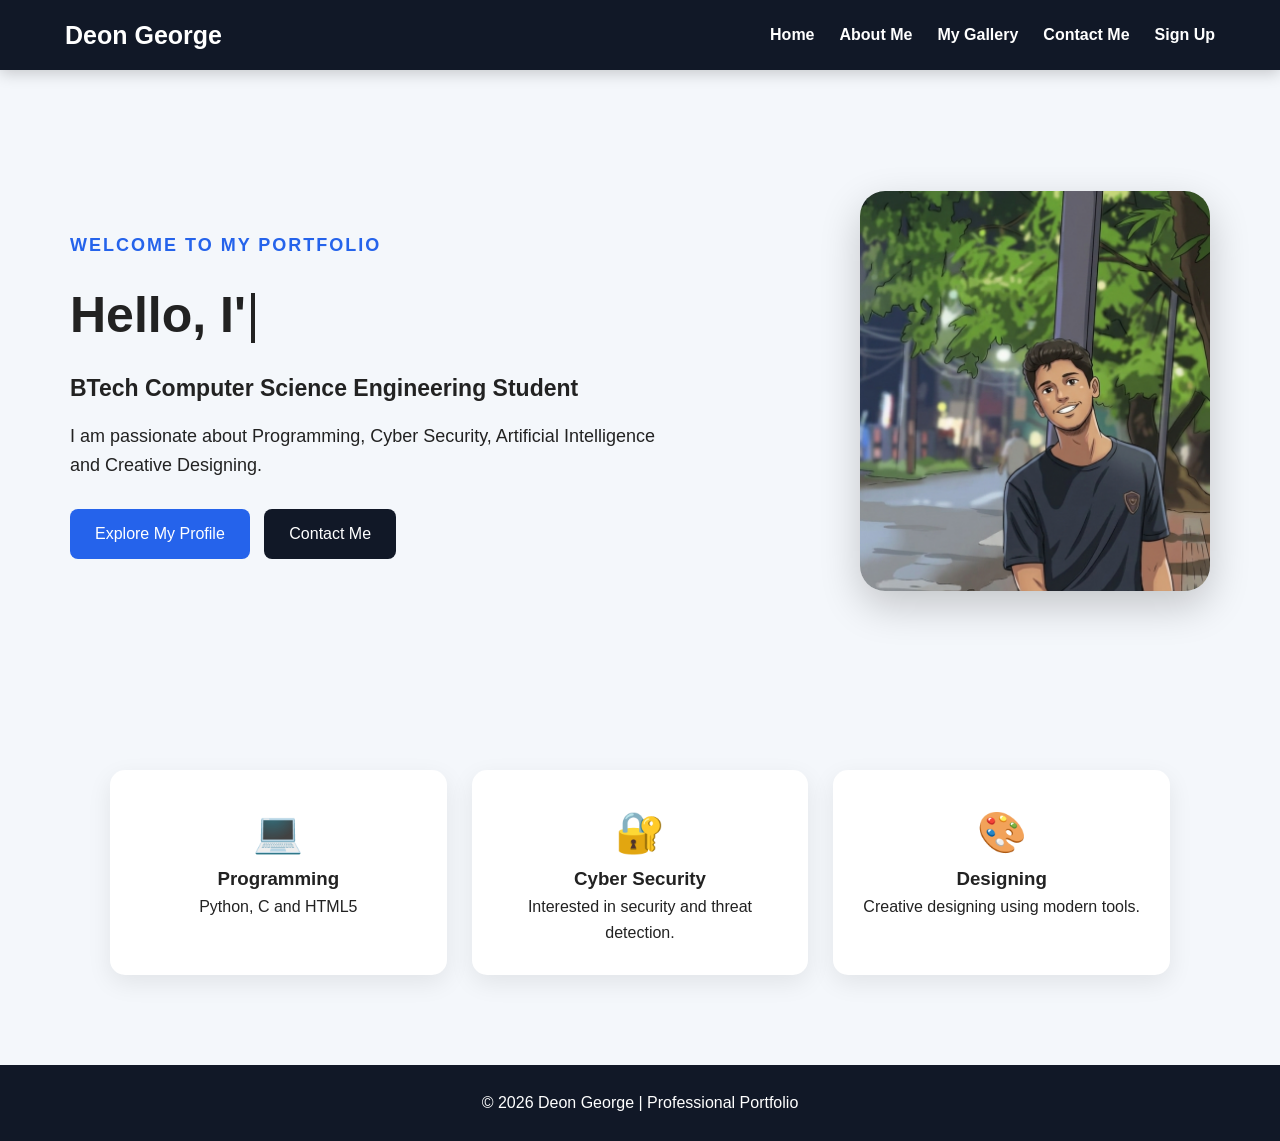
<file: index.html>
<!DOCTYPE html>
<html lang="en">
<head>
    <meta charset="UTF-8">
    <meta name="viewport" content="width=device-width, initial-scale=1.0">
    <title>Deon George | Portfolio</title>
    <link rel="stylesheet" href="style.css">
</head>

<body>

<header>
    <nav>
        <h2 class="logo">Deon George</h2>

        <ul class="nav-links">
            <li><a href="index.html">Home</a></li>
            <li><a href="about.html">About Me</a></li>
            <li><a href="gallery.html">My Gallery</a></li>
            <li><a href="contact.html">Contact Me</a></li>
            <li><a href="signup.html">Sign Up</a></li>
        </ul>
    </nav>
</header>

<section class="hero">

    <div class="hero-text">
        <p class="welcome">WELCOME TO MY PORTFOLIO</p>

        <h1 id="typewriter">Hello, I'm <span>Deon George</span></h1>

        <h3>
            BTech Computer Science Engineering Student
        </h3>

        <p>
            I am passionate about Programming, Cyber Security,
            Artificial Intelligence and Creative Designing.
        </p>

        <div class="buttons">
            <a href="about.html" class="btn">Explore My Profile</a>
            <a href="contact.html" class="btn secondary">Contact Me</a>
        </div>
    </div>

    <div class="hero-image">
        <img src="Images/deon.png" alt="Deon George Profile Photo">
    </div>

</section>

<section class="highlights">

    <div class="card">
        <h2>💻</h2>
        <h3>Programming</h3>
        <p>Python, C and HTML5</p>
    </div>

    <div class="card">
        <h2>🔐</h2>
        <h3>Cyber Security</h3>
        <p>Interested in security and threat detection.</p>
    </div>

    <div class="card">
        <h2>🎨</h2>
        <h3>Designing</h3>
        <p>Creative designing using modern tools.</p>
    </div>

</section>

<footer>
    <p>© 2026 Deon George | Professional Portfolio</p>
</footer>

<script>
    document.addEventListener("DOMContentLoaded", function() {
        const h1 = document.getElementById("typewriter");
        
        // Extract text from the original h1 to preserve SEO and fallback
        let part1 = "";
        let part2 = "";
        
        // Find text node and span
        Array.from(h1.childNodes).forEach(node => {
            if (node.nodeType === Node.TEXT_NODE) {
                part1 += node.textContent;
            } else if (node.tagName === "SPAN") {
                part2 += node.textContent;
            }
        });
        
        // Clear the h1
        h1.innerHTML = "";
        
        let i = 0;
        let isPart2 = false;
        
        // Create elements
        const textNode1 = document.createTextNode("");
        const spanNode = document.createElement("span");
        const cursorNode = document.createElement("span");
        
        cursorNode.classList.add("typewriter-cursor");
        cursorNode.classList.add("typing");
        
        h1.appendChild(textNode1);
        h1.appendChild(spanNode);
        h1.appendChild(cursorNode);
        
        function typeWriter() {
            if (!isPart2) {
                if (i < part1.length) {
                    textNode1.nodeValue += part1.charAt(i);
                    i++;
                    setTimeout(typeWriter, 100);
                } else {
                    isPart2 = true;
                    i = 0;
                    setTimeout(typeWriter, 100);
                }
            } else {
                if (i < part2.length) {
                    spanNode.textContent += part2.charAt(i);
                    i++;
                    setTimeout(typeWriter, 100);
                } else {
                    // Finished typing, remove typing class to start blinking
                    cursorNode.classList.remove("typing");
                }
            }
        }
        
        setTimeout(typeWriter, 500); // Start delay
    });
</script>

</body>
</html>
</file>
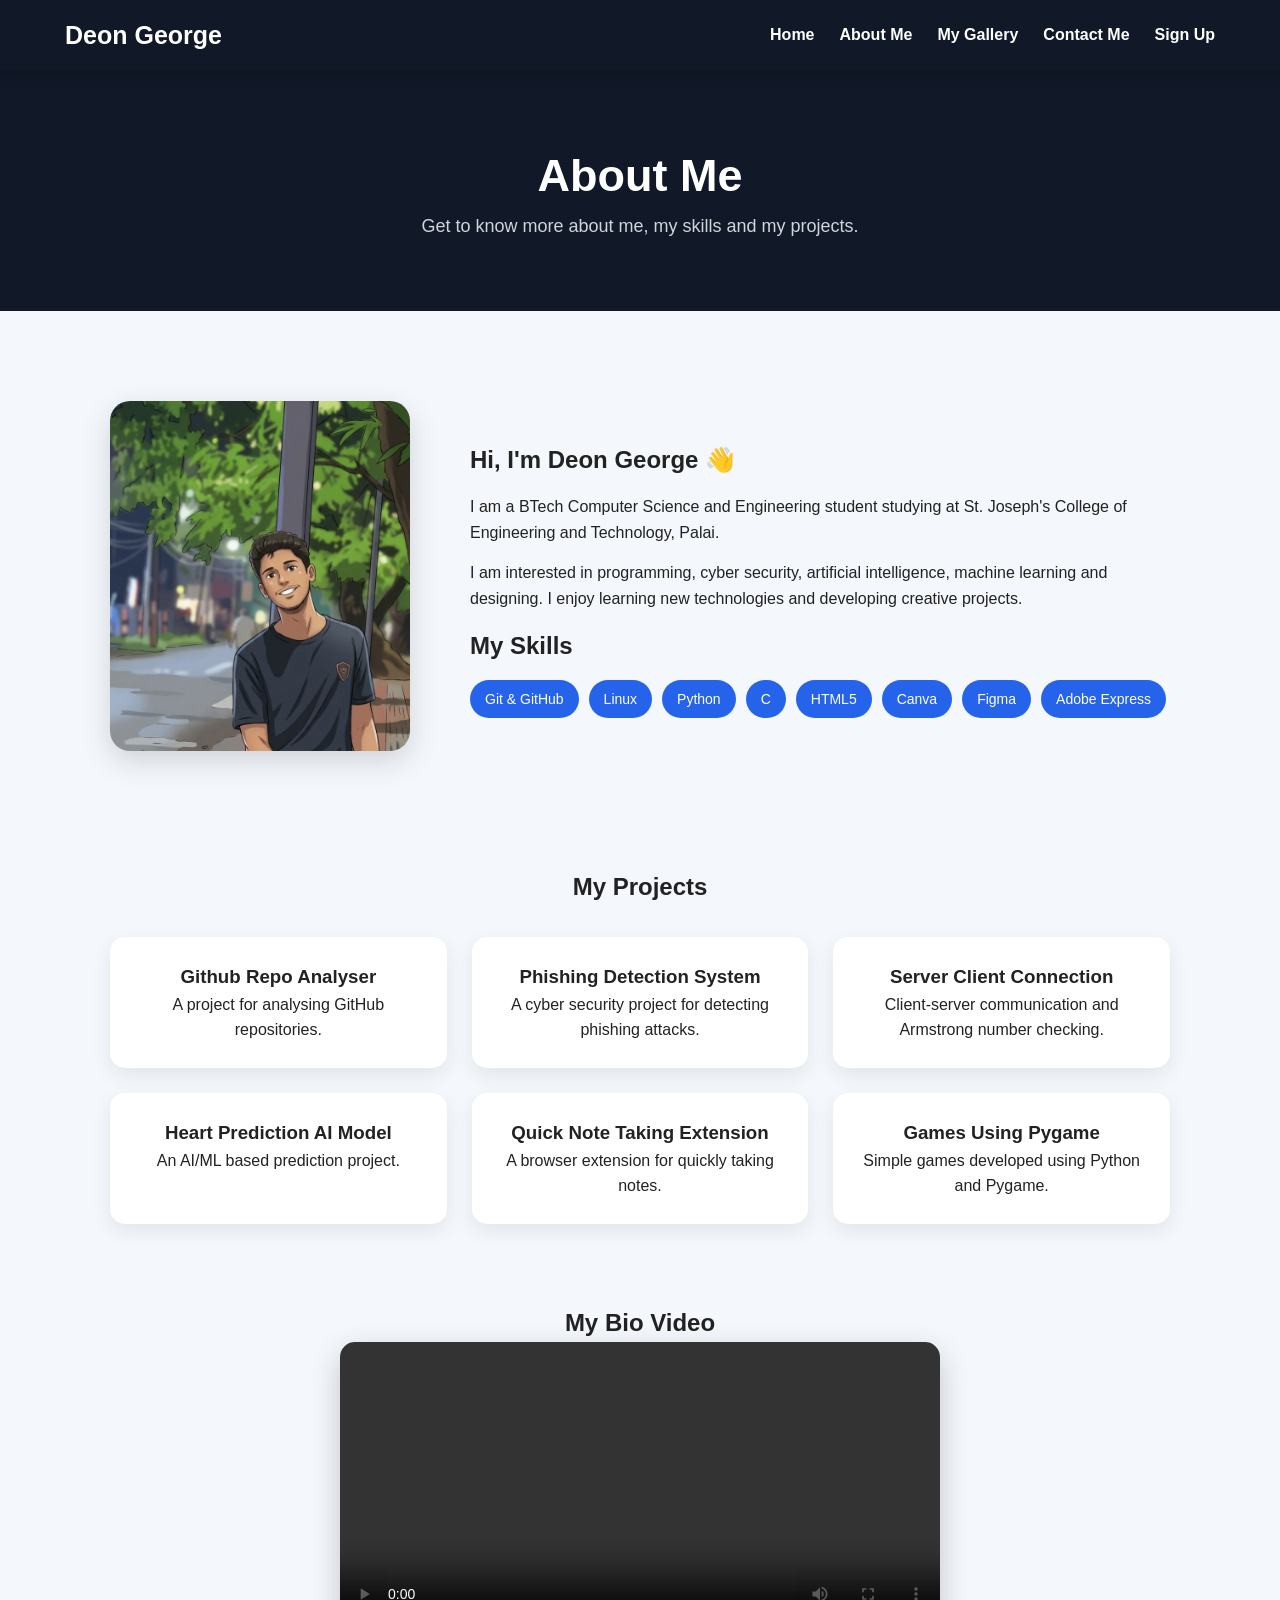
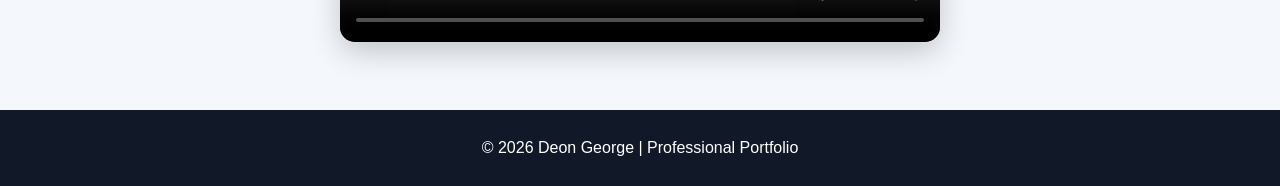
<file: about.html>
<!DOCTYPE html>
<html lang="en">
<head>
    <meta charset="UTF-8">
    <meta name="viewport" content="width=device-width, initial-scale=1.0">
    <title>About Me | Deon George</title>
    <link rel="stylesheet" href="style.css">
</head>

<body>

<header>
    <nav>
        <h2 class="logo">Deon George</h2>

        <ul class="nav-links">
            <li><a href="index.html">Home</a></li>
            <li><a href="about.html">About Me</a></li>
            <li><a href="gallery.html">My Gallery</a></li>
            <li><a href="contact.html">Contact Me</a></li>
            <li><a href="signup.html">Sign Up</a></li>
        </ul>
    </nav>
</header>

<section class="page-title">
    <h1>About Me</h1>
    <p>Get to know more about me, my skills and my projects.</p>
</section>

<section class="about">

    <div class="about-image">
        <img src="Images/deon.png" alt="Deon George">
    </div>

    <div class="about-text">

        <h2>Hi, I'm Deon George 👋</h2>

        <p>
            I am a BTech Computer Science and Engineering student
            studying at St. Joseph's College of Engineering and
            Technology, Palai.
        </p>

        <p>
            I am interested in programming, cyber security,
            artificial intelligence, machine learning and designing.
            I enjoy learning new technologies and developing
            creative projects.
        </p>

        <h2>My Skills</h2>

        <div class="skills">
            <span>Git & GitHub</span>
            <span>Linux</span>
            <span>Python</span>
            <span>C</span>
            <span>HTML5</span>
            <span>Canva</span>
            <span>Figma</span>
            <span>Adobe Express</span>
        </div>

    </div>

</section>

<section class="projects">

    <h2>My Projects</h2>

    <div class="project-grid">

        <div class="project-card">
            <h3>Github Repo Analyser</h3>
            <p>A project for analysing GitHub repositories.</p>
        </div>

        <div class="project-card">
            <h3>Phishing Detection System</h3>
            <p>A cyber security project for detecting phishing attacks.</p>
        </div>

        <div class="project-card">
            <h3>Server Client Connection</h3>
            <p>Client-server communication and Armstrong number checking.</p>
        </div>

        <div class="project-card">
            <h3>Heart Prediction AI Model</h3>
            <p>An AI/ML based prediction project.</p>
        </div>

        <div class="project-card">
            <h3>Quick Note Taking Extension</h3>
            <p>A browser extension for quickly taking notes.</p>
        </div>

        <div class="project-card">
            <h3>Games Using Pygame</h3>
            <p>Simple games developed using Python and Pygame.</p>
        </div>

    </div>

</section>

<section class="video-section">

    <h2>My Bio Video</h2>

    <video width="600" controls>
        <source src="Videos/demo.mp4" type="video/mp4">
        Your browser does not support the video tag.
    </video>

</section>

<footer>
    <p>© 2026 Deon George | Professional Portfolio</p>
</footer>

</body>
</html>
</file>
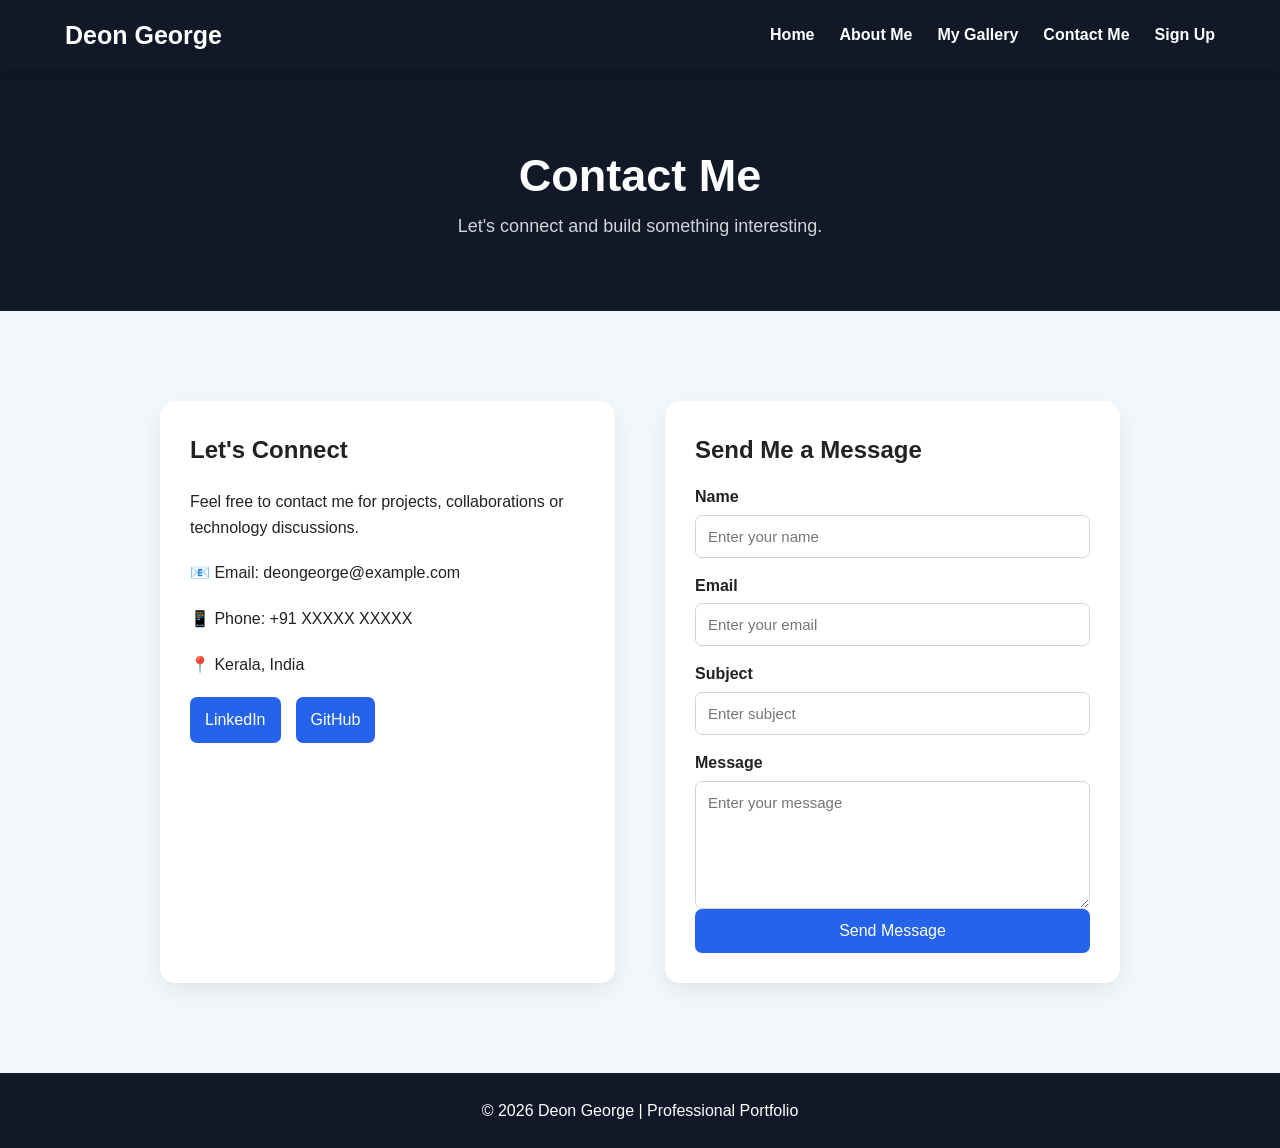
<file: contact.html>
<!DOCTYPE html>
<html lang="en">
<head>
    <meta charset="UTF-8">
    <meta name="viewport" content="width=device-width, initial-scale=1.0">
    <title>Contact Me | Deon George</title>
    <link rel="stylesheet" href="style.css">
</head>

<body>

<header>
    <nav>
        <h2 class="logo">Deon George</h2>

        <ul class="nav-links">
            <li><a href="index.html">Home</a></li>
            <li><a href="about.html">About Me</a></li>
            <li><a href="gallery.html">My Gallery</a></li>
            <li><a href="contact.html">Contact Me</a></li>
            <li><a href="signup.html">Sign Up</a></li>
        </ul>
    </nav>
</header>

<section class="page-title">
    <h1>Contact Me</h1>
    <p>Let's connect and build something interesting.</p>
</section>

<section class="contact-container">

    <div class="contact-info">

        <h2>Let's Connect</h2>

        <p>
            Feel free to contact me for projects, collaborations
            or technology discussions.
        </p>

        <p>📧 Email: deongeorge@example.com</p>

        <p>📱 Phone: +91 XXXXX XXXXX</p>

        <p>📍 Kerala, India</p>

        <div class="social-links">

            <a href="https://www.linkedin.com/in/deon-george-vadakkel/"
               target="_blank">
                LinkedIn
            </a>

            <a href="https://github.com/deon-george"
               target="_blank">
                GitHub
            </a>

        </div>

    </div>

    <div class="contact-form">

        <h2>Send Me a Message</h2>

        <form>

            <label>Name</label>
            <input type="text" name="name" placeholder="Enter your name">

            <label>Email</label>
            <input type="email" name="email" placeholder="Enter your email">

            <label>Subject</label>
            <input type="text" name="subject" placeholder="Enter subject">

            <label>Message</label>
            <textarea name="message" rows="6"
                placeholder="Enter your message"></textarea>

            <button type="submit">Send Message</button>

        </form>

    </div>

</section>

<footer>
    <p>© 2026 Deon George | Professional Portfolio</p>
</footer>

</body>
</html>
</file>
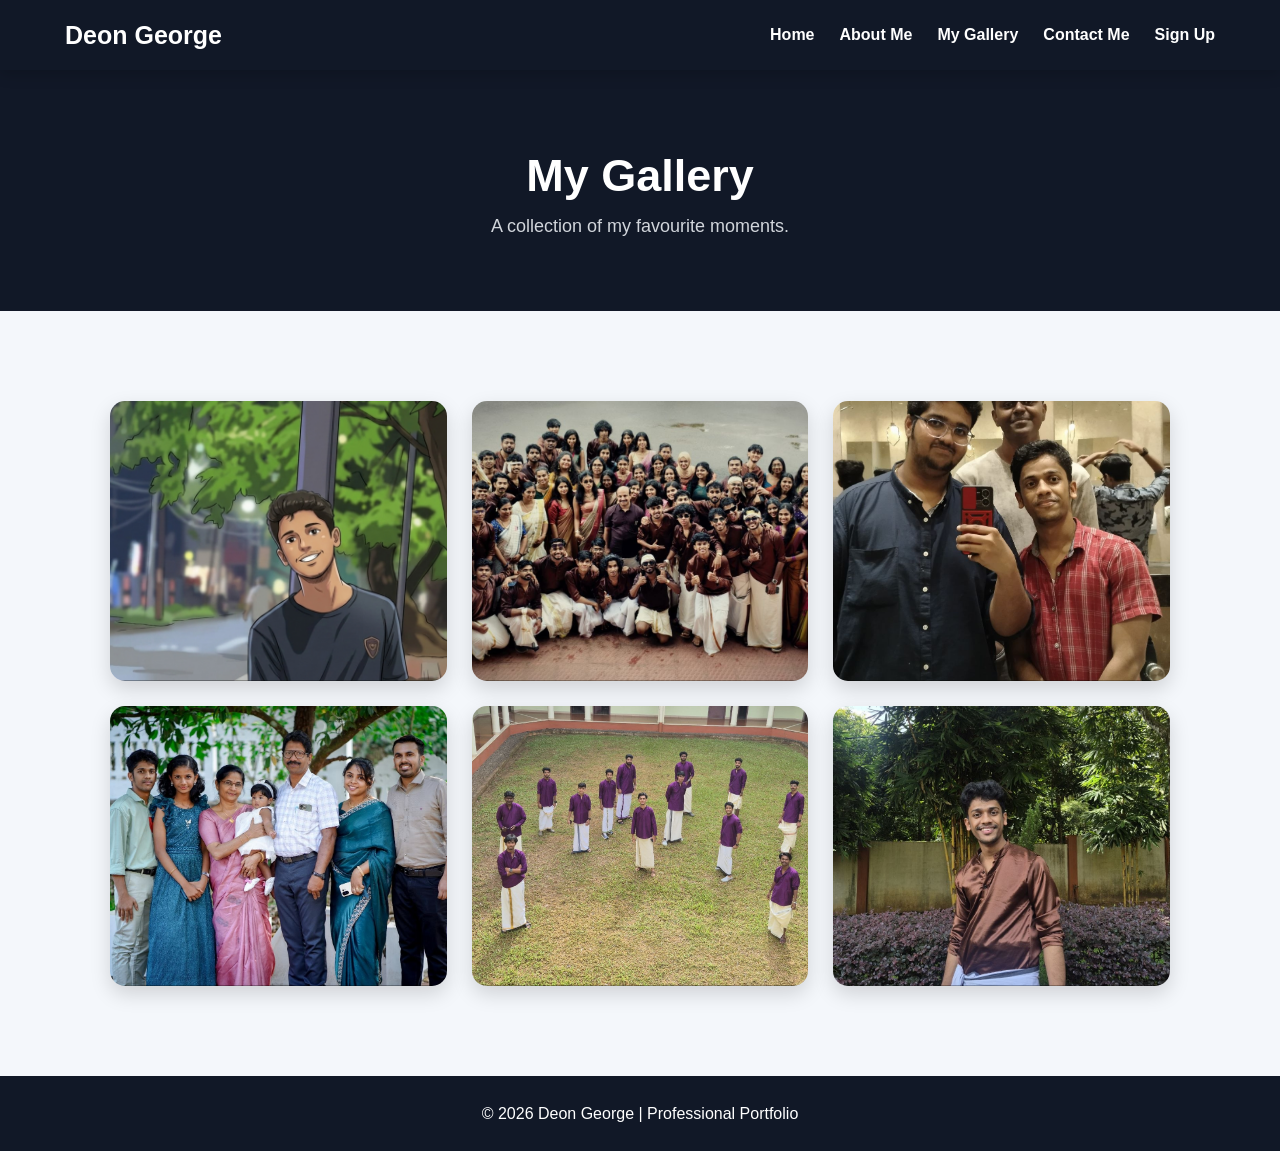
<file: gallery.html>
<!DOCTYPE html>
<html lang="en">
<head>
    <meta charset="UTF-8">
    <meta name="viewport" content="width=device-width, initial-scale=1.0">
    <title>My Gallery | Deon George</title>
    <link rel="stylesheet" href="style.css">
</head>

<body>

<header>
    <nav>
        <h2 class="logo">Deon George</h2>

        <ul class="nav-links">
            <li><a href="index.html">Home</a></li>
            <li><a href="about.html">About Me</a></li>
            <li><a href="gallery.html">My Gallery</a></li>
            <li><a href="contact.html">Contact Me</a></li>
            <li><a href="signup.html">Sign Up</a></li>
        </ul>
    </nav>
</header>

<section class="page-title">
    <h1>My Gallery</h1>
    <p>A collection of my favourite moments.</p>
</section>

<section class="gallery">

    <div class="gallery-item">
        <img src="Images/deon.png" alt="My Photo">
        <div class="overlay">My Profile</div>
    </div>

    <div class="gallery-item">
        <img src="Images/1.jpg" alt="Last Onam">
        <div class="overlay">Last Onam in Sjcet</div>
    </div>

    <div class="gallery-item">
        <img src="Images/2.jpg" alt="Hackthon">
        <div class="overlay">Hackthon</div>
    </div>

    <div class="gallery-item">
        <img src="Images/3.jpg" alt="Family">
        <div class="overlay">Family</div>
    </div>

    <div class="gallery-item">
        <img src="Images/4.jpg" alt="Hostel Onam Vibes">
        <div class="overlay">Hostel Onam Vibes</div>
    </div>

    <div class="gallery-item">
        <img src="Images/5.jpg" alt="Aesthetic">
        <div class="overlay">Aesthetic</div>
    </div>

</section>

<footer>
    <p>© 2026 Deon George | Professional Portfolio</p>
</footer>

</body>
</html>
</file>
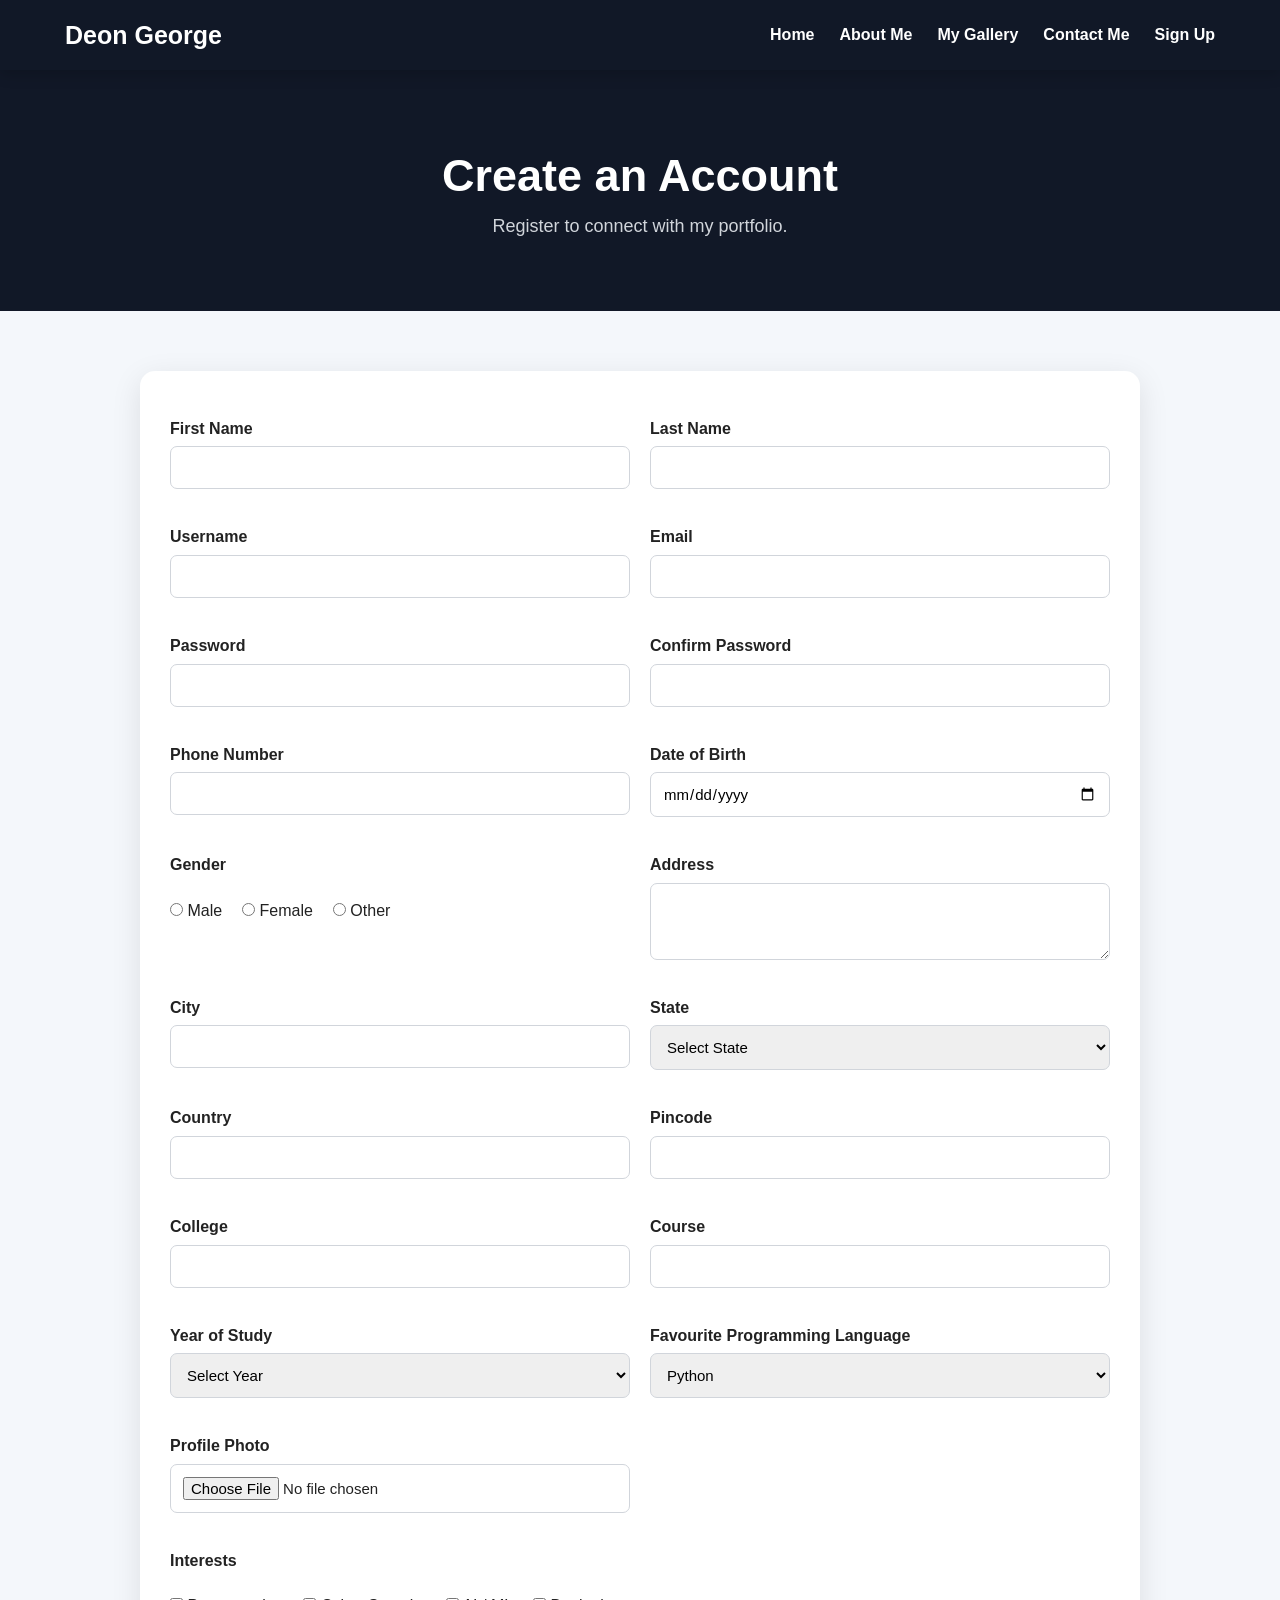
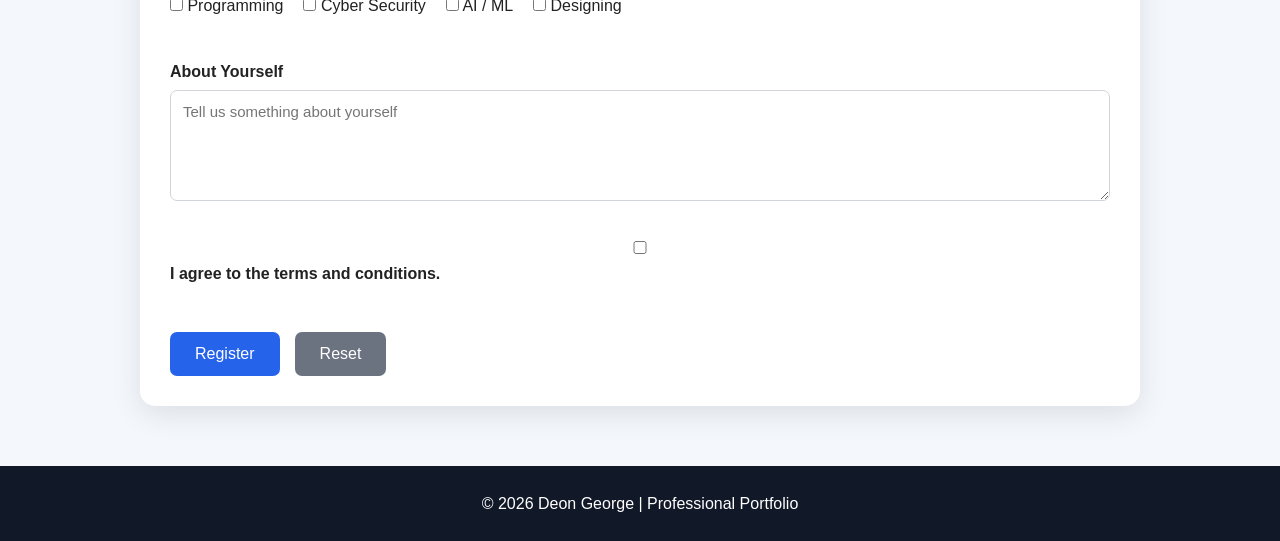
<file: signup.html>
<!DOCTYPE html>
<html lang="en">
<head>
    <meta charset="UTF-8">
    <meta name="viewport" content="width=device-width, initial-scale=1.0">
    <title>Sign Up | Deon George</title>
    <link rel="stylesheet" href="style.css">
</head>

<body>

<header>
    <nav>
        <h2 class="logo">Deon George</h2>

        <ul class="nav-links">
            <li><a href="index.html">Home</a></li>
            <li><a href="about.html">About Me</a></li>
            <li><a href="gallery.html">My Gallery</a></li>
            <li><a href="contact.html">Contact Me</a></li>
            <li><a href="signup.html">Sign Up</a></li>
        </ul>
    </nav>
</header>

<section class="page-title">
    <h1>Create an Account</h1>
    <p>Register to connect with my portfolio.</p>
</section>

<section class="signup-container">

<form class="signup-form">

    <div class="form-group">
        <label>First Name</label>
        <input type="text" name="firstname">
    </div>

    <div class="form-group">
        <label>Last Name</label>
        <input type="text" name="lastname">
    </div>

    <div class="form-group">
        <label>Username</label>
        <input type="text" name="username">
    </div>

    <div class="form-group">
        <label>Email</label>
        <input type="email" name="email">
    </div>

    <div class="form-group">
        <label>Password</label>
        <input type="password" name="password">
    </div>

    <div class="form-group">
        <label>Confirm Password</label>
        <input type="password" name="confirm-password">
    </div>

    <div class="form-group">
        <label>Phone Number</label>
        <input type="tel" name="phone">
    </div>

    <div class="form-group">
        <label>Date of Birth</label>
        <input type="date" name="dob">
    </div>

    <div class="form-group">
        <label>Gender</label>

        <div class="radio-group">
            <label>
                <input type="radio" name="gender" value="male">
                Male
            </label>

            <label>
                <input type="radio" name="gender" value="female">
                Female
            </label>

            <label>
                <input type="radio" name="gender" value="other">
                Other
            </label>
        </div>
    </div>

    <div class="form-group">
        <label>Address</label>
        <textarea name="address" rows="3"></textarea>
    </div>

    <div class="form-group">
        <label>City</label>
        <input type="text" name="city">
    </div>

    <div class="form-group">
        <label>State</label>
        <select name="state">

            <option value="">Select State</option>
            <option>Kerala</option>
            <option>Tamil Nadu</option>
            <option>Karnataka</option>
            <option>Maharashtra</option>
            <option>Other</option>

        </select>
    </div>

    <div class="form-group">
        <label>Country</label>
        <input type="text" name="country">
    </div>

    <div class="form-group">
        <label>Pincode</label>
        <input type="number" name="pincode">
    </div>

    <div class="form-group">
        <label>College</label>
        <input type="text" name="college">
    </div>

    <div class="form-group">
        <label>Course</label>
        <input type="text" name="course">
    </div>

    <div class="form-group">
        <label>Year of Study</label>

        <select name="year">
            <option>Select Year</option>
            <option>1st Year</option>
            <option>2nd Year</option>
            <option>3rd Year</option>
            <option>4th Year</option>
        </select>

    </div>

    <div class="form-group">
        <label>Favourite Programming Language</label>

        <select name="language">
            <option>Python</option>
            <option>C</option>
            <option>Java</option>
            <option>JavaScript</option>
            <option>C++</option>
        </select>

    </div>

    <div class="form-group">
        <label>Profile Photo</label>
        <input type="file" name="photo">
    </div>

    <div class="form-group full-width">

        <label>Interests</label>

        <div class="checkbox-group">

            <label>
                <input type="checkbox" name="interest" value="coding">
                Programming
            </label>

            <label>
                <input type="checkbox" name="interest" value="cybersecurity">
                Cyber Security
            </label>

            <label>
                <input type="checkbox" name="interest" value="ai">
                AI / ML
            </label>

            <label>
                <input type="checkbox" name="interest" value="design">
                Designing
            </label>

        </div>

    </div>

    <div class="form-group full-width">

        <label>About Yourself</label>

        <textarea name="about" rows="5"
            placeholder="Tell us something about yourself"></textarea>

    </div>

    <div class="form-group full-width">

        <label>
            <input type="checkbox" name="terms">
            I agree to the terms and conditions.
        </label>

    </div>

    <div class="form-buttons">

        <button type="submit">Register</button>

        <button type="reset" class="reset-btn">
            Reset
        </button>

    </div>

</form>

</section>

<footer>
    <p>© 2026 Deon George | Professional Portfolio</p>
</footer>

</body>
</html>
</file>
<file: style.css>
* {
    margin: 0;
    padding: 0;
    box-sizing: border-box;
}

html {
    scroll-behavior: smooth;
}

body {
    font-family: Arial, Helvetica, sans-serif;
    background: #f4f7fb;
    color: #222;
    line-height: 1.6;
}

/* =========================
   NAVIGATION BAR
========================= */

header {
    background: #111827;
    position: sticky;
    top: 0;
    z-index: 1000;
    box-shadow: 0 3px 15px rgba(0,0,0,0.2);
}

nav {
    max-width: 1200px;
    margin: auto;
    min-height: 70px;

    display: flex;
    justify-content: space-between;
    align-items: center;

    padding: 0 25px;
}

.logo {
    color: #ffffff;
    font-size: 25px;
}

.nav-links {
    display: flex;
    list-style: none;
    gap: 25px;
}

.nav-links a {
    color: white;
    text-decoration: none;
    font-weight: bold;
    transition: 0.3s;
}

.nav-links a:hover {
    color: #60a5fa;
}

/* =========================
   HOME PAGE
========================= */

.hero {
    max-width: 1200px;
    margin: auto;

    min-height: 650px;

    display: flex;
    align-items: center;
    justify-content: space-between;

    padding: 60px 30px;
}

.hero-text {
    max-width: 600px;

    animation: slideIn 1s ease;
}

.welcome {
    color: #2563eb;
    font-weight: bold;
    letter-spacing: 2px;
}

.hero h1 {
    font-size: 50px;
    margin: 15px 0;
    min-height: 75px;
}

.hero h1 span {
    color: #2563eb;
}

.hero h3 {
    font-size: 23px;
    margin-bottom: 15px;
}

.hero-text p {
    font-size: 18px;
}

.hero-image img {
    width: 350px;
    height: 400px;
    object-fit: cover;

    border-radius: 25px;

    box-shadow: 0 15px 40px rgba(0,0,0,0.2);

    animation: float 4s ease-in-out infinite;
}

.buttons {
    margin-top: 30px;
}

.btn {
    display: inline-block;

    padding: 12px 25px;
    margin-right: 10px;

    background: #2563eb;
    color: white;

    text-decoration: none;

    border-radius: 8px;

    transition: 0.3s;
}

.btn:hover {
    transform: translateY(-3px);
    background: #1d4ed8;
}

.btn.secondary {
    background: #111827;
}

.highlights {
    max-width: 1100px;
    margin: 30px auto 70px;

    display: grid;
    grid-template-columns: repeat(3, 1fr);

    gap: 25px;

    padding: 20px;
}

.card {
    background: white;
    padding: 30px;
    text-align: center;

    border-radius: 15px;

    box-shadow: 0 8px 25px rgba(0,0,0,0.08);

    transition: 0.3s;
}

.card:hover {
    transform: translateY(-8px);
}

.card h2 {
    font-size: 40px;
}

/* =========================
   PAGE TITLE
========================= */

.page-title {
    text-align: center;

    padding: 70px 20px;

    background: #111827;
    color: white;
}

.page-title h1 {
    font-size: 45px;
}

.page-title p {
    font-size: 18px;
    color: #d1d5db;
}

/* =========================
   ABOUT
========================= */

.about {
    max-width: 1100px;
    margin: 70px auto;

    display: flex;
    gap: 60px;

    align-items: center;

    padding: 20px;
}

.about-image img {
    width: 300px;
    height: 350px;

    object-fit: cover;

    border-radius: 20px;

    box-shadow: 0 10px 30px rgba(0,0,0,0.15);
}

.about-text {
    flex: 1;
}

.about-text h2 {
    margin-bottom: 15px;
}

.about-text p {
    margin-bottom: 15px;
}

.skills {
    display: flex;
    flex-wrap: wrap;
    gap: 10px;
}

.skills span {
    background: #2563eb;
    color: white;

    padding: 8px 15px;

    border-radius: 20px;

    font-size: 14px;
}

/* =========================
   PROJECTS
========================= */

.projects {
    max-width: 1100px;
    margin: 60px auto;

    padding: 20px;

    text-align: center;
}

.project-grid {
    display: grid;

    grid-template-columns: repeat(3, 1fr);

    gap: 25px;

    margin-top: 30px;
}

.project-card {
    background: white;

    padding: 25px;

    border-radius: 15px;

    box-shadow: 0 7px 20px rgba(0,0,0,0.08);

    transition: 0.3s;
}

.project-card:hover {
    transform: translateY(-7px);
}

/* =========================
   VIDEO
========================= */

.video-section {
    text-align: center;
    margin: 60px auto;
}

.video-section video {
    max-width: 90%;
    border-radius: 15px;
    box-shadow: 0 10px 30px rgba(0,0,0,0.2);
}

/* =========================
   GALLERY
========================= */

.gallery {
    max-width: 1100px;

    margin: 70px auto;

    padding: 20px;

    display: grid;

    grid-template-columns: repeat(3, 1fr);

    gap: 25px;
}

.gallery-item {
    position: relative;

    overflow: hidden;

    border-radius: 15px;

    height: 280px;

    box-shadow: 0 8px 20px rgba(0,0,0,0.15);
}

.gallery-item img {
    width: 100%;
    height: 100%;

    object-fit: cover;

    transition: 0.5s;
}

.gallery-item:hover img {
    transform: scale(1.1);
}

.overlay {
    position: absolute;

    bottom: 0;
    left: 0;
    right: 0;

    padding: 15px;

    background: rgba(0,0,0,0.7);

    color: white;

    text-align: center;

    transform: translateY(100%);

    transition: 0.4s;
}

.gallery-item:hover .overlay {
    transform: translateY(0);
}

/* =========================
   CONTACT
========================= */

.contact-container {
    max-width: 1000px;

    margin: 70px auto;

    padding: 20px;

    display: grid;

    grid-template-columns: 1fr 1fr;

    gap: 50px;
}

.contact-info,
.contact-form {
    background: white;

    padding: 30px;

    border-radius: 15px;

    box-shadow: 0 8px 25px rgba(0,0,0,0.08);
}

.contact-info p {
    margin: 20px 0;
}

.social-links {
    display: flex;
    gap: 15px;
}

.social-links a {
    text-decoration: none;

    background: #2563eb;

    color: white;

    padding: 10px 15px;

    border-radius: 7px;
}

/* =========================
   FORMS
========================= */

form {
    display: flex;
    flex-direction: column;
}

form label {
    margin-top: 15px;
    margin-bottom: 5px;

    font-weight: bold;
}

input,
select,
textarea {
    width: 100%;

    padding: 12px;

    border: 1px solid #d1d5db;

    border-radius: 7px;

    font-size: 15px;

    font-family: inherit;
}

input:focus,
select:focus,
textarea:focus {
    outline: none;

    border-color: #2563eb;

    box-shadow: 0 0 0 2px rgba(37,99,235,0.1);
}

button {
    border: none;

    padding: 13px 25px;

    background: #2563eb;

    color: white;

    border-radius: 7px;

    font-size: 16px;

    cursor: pointer;

    transition: 0.3s;
}

button:hover {
    background: #1d4ed8;
    transform: translateY(-2px);
}

/* =========================
   SIGNUP FORM
========================= */

.signup-container {
    max-width: 1000px;

    margin: 60px auto;

    padding: 30px;

    background: white;

    border-radius: 15px;

    box-shadow: 0 8px 30px rgba(0,0,0,0.1);
}

.signup-form {
    display: grid;

    grid-template-columns: 1fr 1fr;

    gap: 20px;
}

.form-group {
    display: flex;
    flex-direction: column;
}

.full-width {
    grid-column: 1 / -1;
}

.radio-group,
.checkbox-group {
    display: flex;

    gap: 20px;

    flex-wrap: wrap;
}

.radio-group label,
.checkbox-group label {
    font-weight: normal;
}

.radio-group input,
.checkbox-group input {
    width: auto;
}

.form-buttons {
    grid-column: 1 / -1;

    display: flex;

    gap: 15px;

    margin-top: 20px;
}

.reset-btn {
    background: #6b7280;
}

.reset-btn:hover {
    background: #4b5563;
}

/* =========================
   FOOTER
========================= */

footer {
    background: #111827;

    color: white;

    text-align: center;

    padding: 25px;

    margin-top: 60px;
}

/* =========================
   ANIMATIONS
========================= */

.typewriter-cursor {
    display: inline-block;
    width: 4px;
    height: 1em;
    background-color: #222;
    animation: blink-caret 0.75s step-end infinite;
    margin-left: 5px;
    vertical-align: text-bottom;
}

.typewriter-cursor.typing {
    animation: none;
    opacity: 1;
}

@keyframes blink-caret {
    from, to { opacity: 1; }
    50% { opacity: 0; }
}

@keyframes float {

    0% {
        transform: translateY(0);
    }

    50% {
        transform: translateY(-15px);
    }

    100% {
        transform: translateY(0);
    }

}

@keyframes slideIn {

    from {
        opacity: 0;
        transform: translateX(-40px);
    }

    to {
        opacity: 1;
        transform: translateX(0);
    }

}

/* =========================
   RESPONSIVE DESIGN
========================= */

@media (max-width: 800px) {

    nav {
        flex-direction: column;
        padding: 20px;
    }

    .nav-links {
        flex-wrap: wrap;
        justify-content: center;
        margin-top: 15px;
    }

    .hero {
        flex-direction: column;
        text-align: center;
    }

    .hero h1 {
        font-size: 38px;
        min-height: 57px;
    }

    .hero-image {
        margin-top: 40px;
    }

    .highlights,
    .project-grid,
    .gallery {
        grid-template-columns: 1fr;
    }

    .about {
        flex-direction: column;
        text-align: center;
    }

    .contact-container {
        grid-template-columns: 1fr;
    }

    .signup-form {
        grid-template-columns: 1fr;
    }

    .full-width {
        grid-column: auto;
    }

}
</file>
